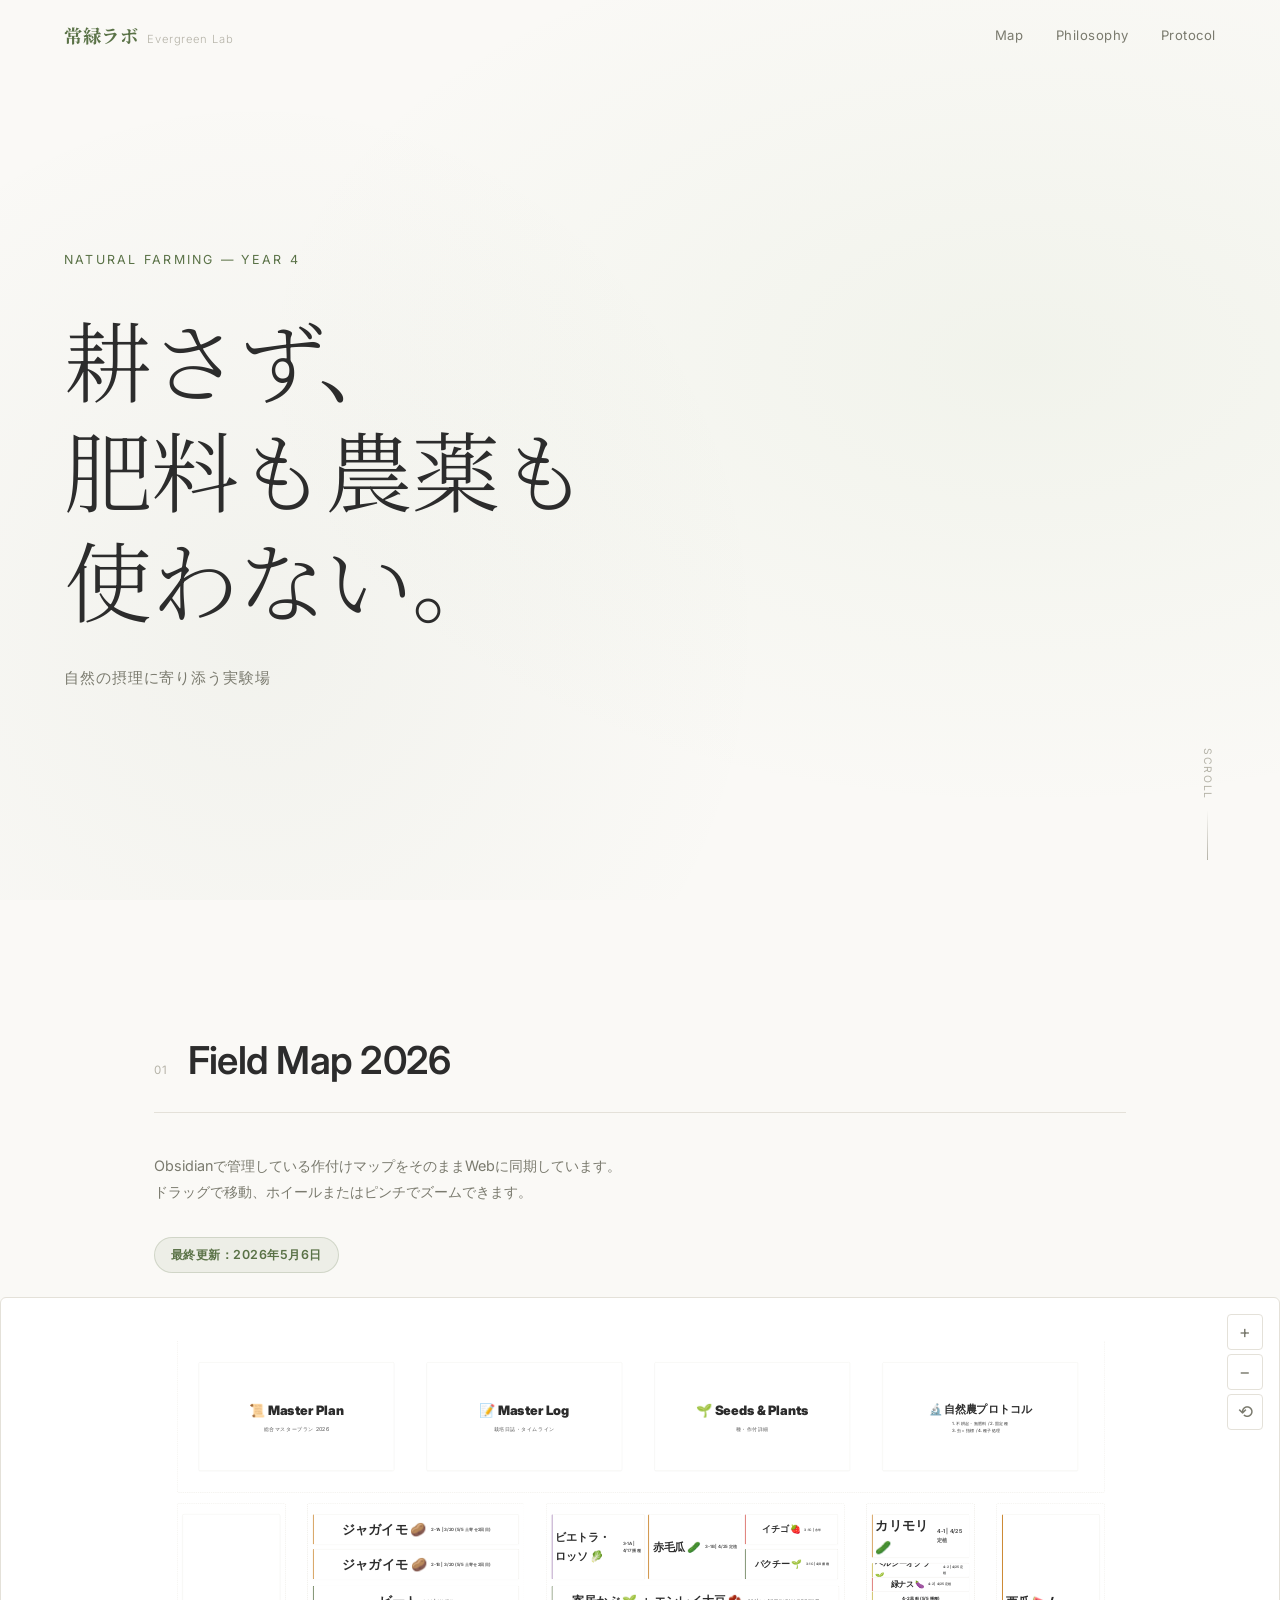
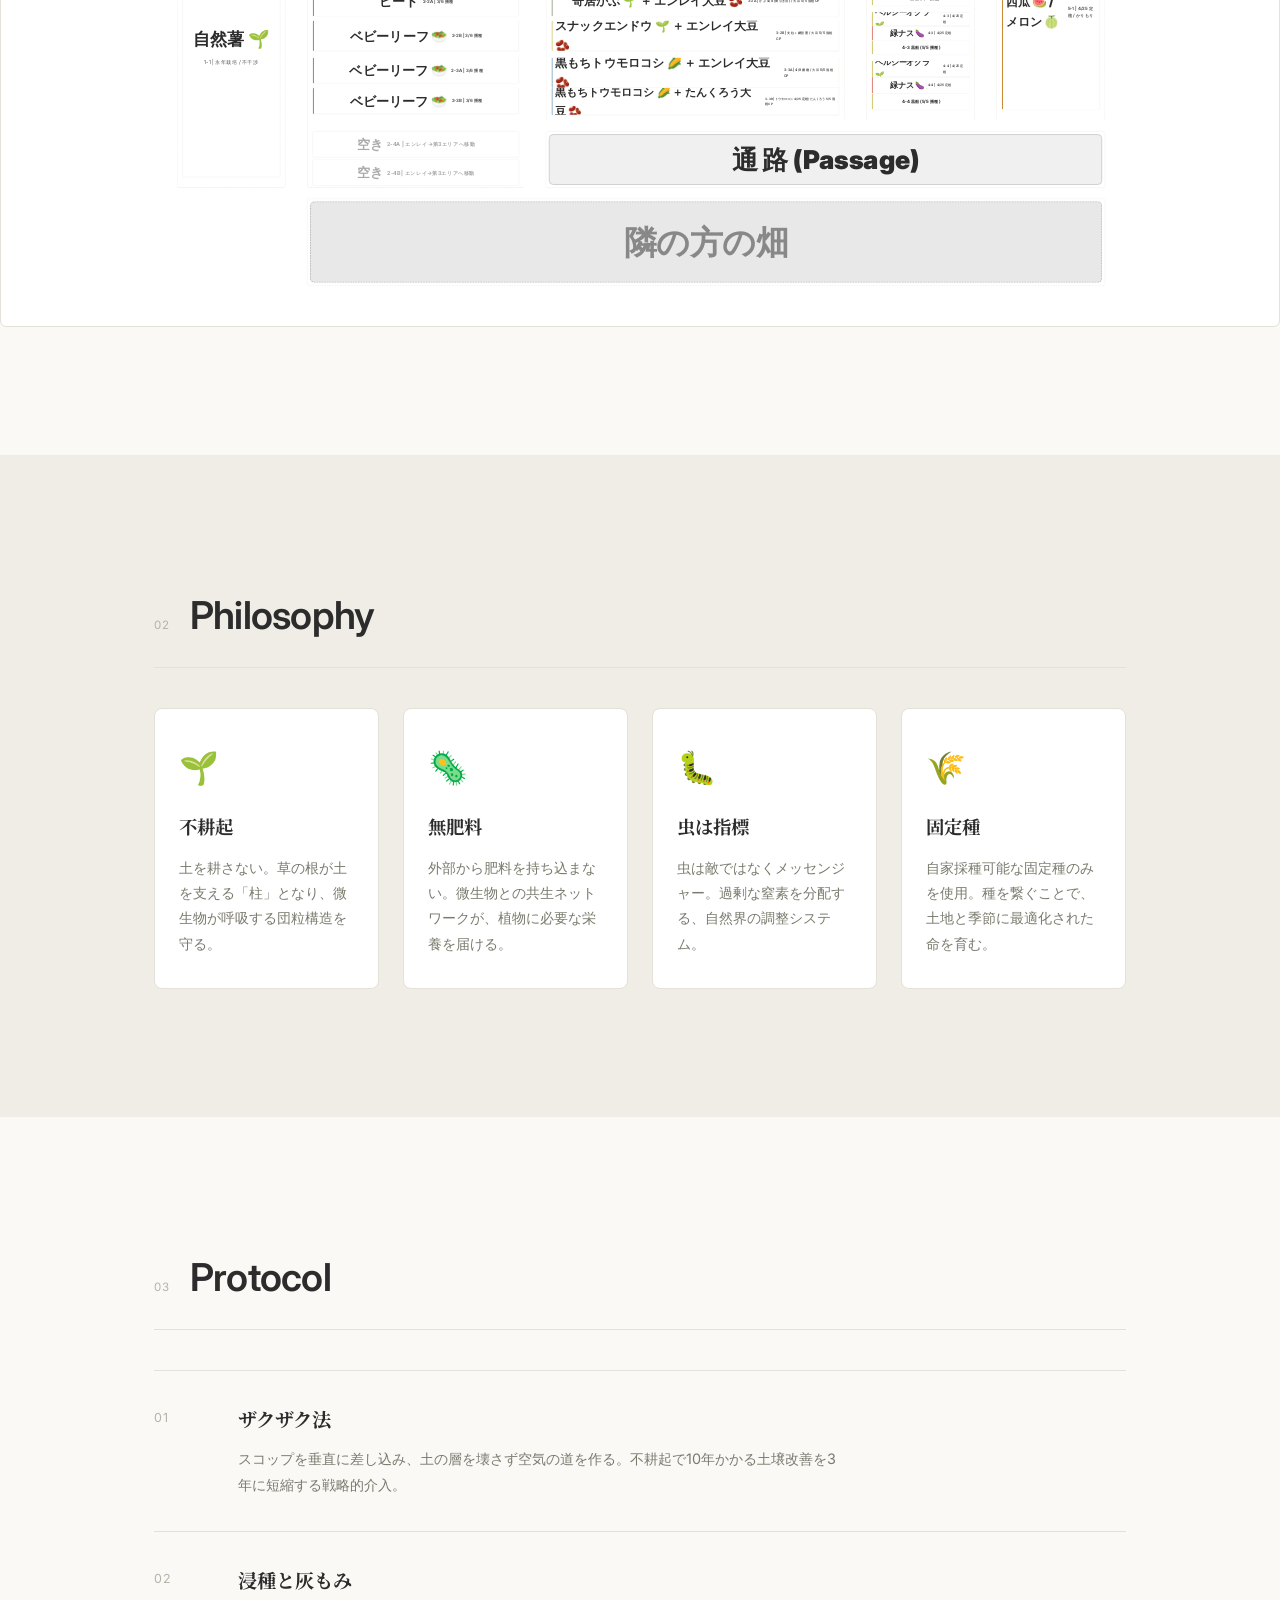
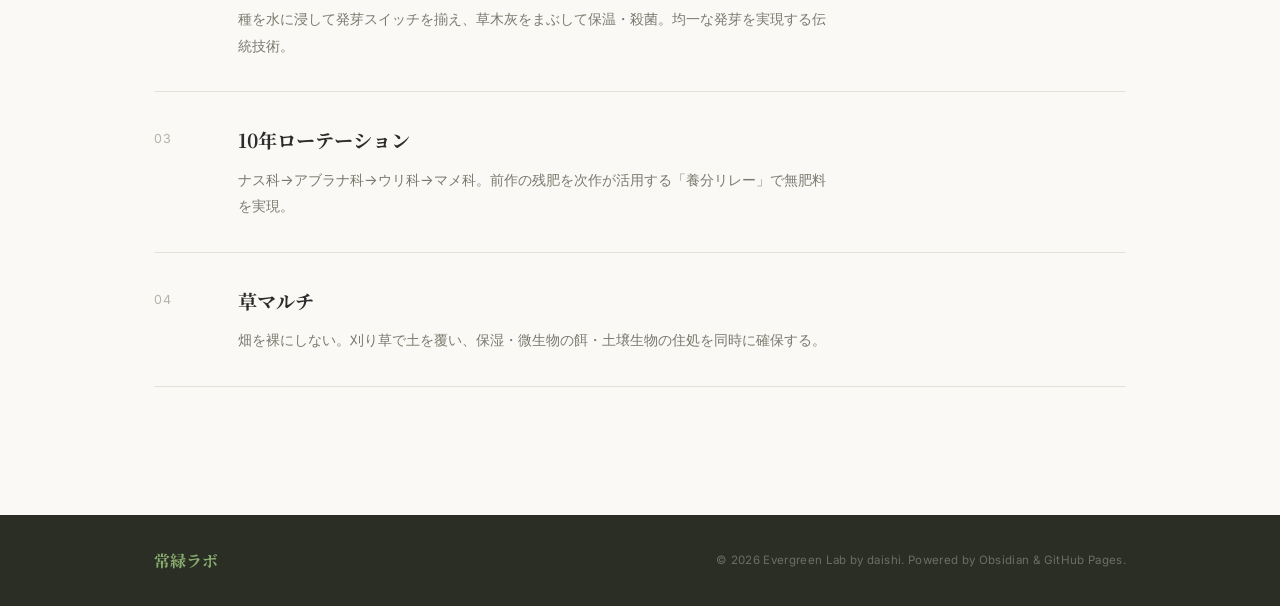
<file: index.html>
<!DOCTYPE html>
<html lang="ja">
<head>
    <meta charset="UTF-8">
    <meta name="viewport" content="width=device-width, initial-scale=1.0">
    <title>常緑ラボ | Evergreen Lab — 自然農 4年目の実験場</title>
    <meta name="description" content="耕さず、肥料も農薬も使わない。自然の摂理に寄り添う4年目の実験場「常緑ラボ」の作付マップと活動記録。">
    <link href="https://fonts.googleapis.com/css2?family=Inter:wght@300;400;600&family=Noto+Serif+JP:wght@300;400;700&display=swap" rel="stylesheet">
    <link rel="stylesheet" href="style.css">
</head>
<body>

    <!-- Header -->
    <header class="header" id="header">
        <a href="#" class="logo">常緑ラボ<span>Evergreen Lab</span></a>
        <nav class="nav-links">
            <a href="#map">Map</a>
            <a href="#philosophy">Philosophy</a>
            <a href="#protocol">Protocol</a>
        </nav>
    </header>

    <!-- Hero -->
    <section class="hero" id="top">
        <div class="hero-inner">
            <p class="hero-label js-reveal">Natural Farming — Year 4</p>
            <h1 class="hero-heading">
                <span class="js-reveal d1">耕さず、</span>
                <span class="js-reveal d2">肥料も農薬も</span>
                <span class="js-reveal d3">使わない。</span>
            </h1>
            <p class="hero-sub js-reveal d4">自然の摂理に寄り添う実験場</p>
        </div>
        <a href="#map" class="scroll-cue" aria-label="マップへ">
            <span class="scroll-text">scroll</span>
            <span class="scroll-line"></span>
        </a>
    </section>

    <!-- Map Section -->
    <section class="section" id="map">
        <div class="container">
            <div class="section-head js-fade">
                <span class="section-num">01</span>
                <h2 class="section-title">Field Map 2026</h2>
            </div>
            <p class="section-desc js-fade">Obsidianで管理している作付けマップをそのままWebに同期しています。<br>ドラッグで移動、ホイールまたはピンチでズームできます。</p>
            <p class="map-last-updated js-fade">最終更新：2026年5月6日</p>
        </div>
        <div class="map-wrapper js-fade" id="map-container">
            <div class="map-controls">
                <button class="map-btn" id="zoom-in" aria-label="拡大">+</button>
                <button class="map-btn" id="zoom-out" aria-label="縮小">−</button>
                <button class="map-btn" id="zoom-reset" aria-label="リセット">⟲</button>
            </div>
            <div class="map-canvas" id="map-canvas">
                <!-- map_fragment.html content injected here -->
            </div>
        </div>
    </section>

    <!-- Philosophy -->
    <section class="section section--alt" id="philosophy">
        <div class="container">
            <div class="section-head js-fade">
                <span class="section-num">02</span>
                <h2 class="section-title">Philosophy</h2>
            </div>
            <div class="philosophy-grid">
                <div class="phil-card js-fade">
                    <div class="phil-icon">🌱</div>
                    <h3>不耕起</h3>
                    <p>土を耕さない。草の根が土を支える「柱」となり、微生物が呼吸する団粒構造を守る。</p>
                </div>
                <div class="phil-card js-fade">
                    <div class="phil-icon">🦠</div>
                    <h3>無肥料</h3>
                    <p>外部から肥料を持ち込まない。微生物との共生ネットワークが、植物に必要な栄養を届ける。</p>
                </div>
                <div class="phil-card js-fade">
                    <div class="phil-icon">🐛</div>
                    <h3>虫は指標</h3>
                    <p>虫は敵ではなくメッセンジャー。過剰な窒素を分配する、自然界の調整システム。</p>
                </div>
                <div class="phil-card js-fade">
                    <div class="phil-icon">🌾</div>
                    <h3>固定種</h3>
                    <p>自家採種可能な固定種のみを使用。種を繋ぐことで、土地と季節に最適化された命を育む。</p>
                </div>
            </div>
        </div>
    </section>

    <!-- Protocol -->
    <section class="section" id="protocol">
        <div class="container">
            <div class="section-head js-fade">
                <span class="section-num">03</span>
                <h2 class="section-title">Protocol</h2>
            </div>
            <div class="protocol-list">
                <div class="proto-item js-fade">
                    <span class="proto-num">01</span>
                    <div class="proto-body">
                        <h3>ザクザク法</h3>
                        <p>スコップを垂直に差し込み、土の層を壊さず空気の道を作る。不耕起で10年かかる土壌改善を3年に短縮する戦略的介入。</p>
                    </div>
                </div>
                <div class="proto-item js-fade">
                    <span class="proto-num">02</span>
                    <div class="proto-body">
                        <h3>浸種と灰もみ</h3>
                        <p>種を水に浸して発芽スイッチを揃え、草木灰をまぶして保温・殺菌。均一な発芽を実現する伝統技術。</p>
                    </div>
                </div>
                <div class="proto-item js-fade">
                    <span class="proto-num">03</span>
                    <div class="proto-body">
                        <h3>10年ローテーション</h3>
                        <p>ナス科→アブラナ科→ウリ科→マメ科。前作の残肥を次作が活用する「養分リレー」で無肥料を実現。</p>
                    </div>
                </div>
                <div class="proto-item js-fade">
                    <span class="proto-num">04</span>
                    <div class="proto-body">
                        <h3>草マルチ</h3>
                        <p>畑を裸にしない。刈り草で土を覆い、保湿・微生物の餌・土壌生物の住処を同時に確保する。</p>
                    </div>
                </div>
            </div>
        </div>
    </section>

    <!-- Footer -->
    <footer class="footer">
        <div class="container">
            <span class="footer-logo">常緑ラボ</span>
            <span class="footer-copy">&copy; 2026 Evergreen Lab by daishi. Powered by Obsidian &amp; GitHub Pages.</span>
        </div>
    </footer>

    <script src="script.js"></script>
</body>
</html>
</file>
<file: style.css>
/* ============================================================
   常緑ラボ | Evergreen Lab
   Theme: Earth Minimalism — 自然農の静けさと深さ
   ============================================================ */

/* --- Design Tokens --- */
:root {
    --bg:        #faf9f6;
    --bg-alt:    #f0ede6;
    --surface:   #ffffff;
    --text:      #2c2c2c;
    --text-sub:  #7a7a6e;
    --text-muted:#b5b3a8;
    --border:    #e4e1d9;
    --accent:    #5a7247;
    --accent-light: #8aad6f;

    --font-en: 'Inter', -apple-system, BlinkMacSystemFont, sans-serif;
    --font-ja: 'Noto Serif JP', serif;

    --ease: cubic-bezier(0.16, 1, 0.3, 1);
    --section-pad: clamp(80px, 10vw, 140px);
    --container-max: 1100px;
    --container-pad: clamp(20px, 5vw, 64px);
}

/* --- Reset --- */
*, *::before, *::after { box-sizing: border-box; margin: 0; padding: 0; }
html { scroll-behavior: smooth; }
body {
    font-family: var(--font-en);
    background: var(--bg);
    color: var(--text);
    line-height: 1.7;
    -webkit-font-smoothing: antialiased;
    overflow-x: hidden;
}
img { display: block; max-width: 100%; }
a { color: inherit; text-decoration: none; }
ul { list-style: none; }
button { background: none; border: none; cursor: pointer; font: inherit; }

/* --- Container --- */
.container {
    max-width: var(--container-max);
    margin: 0 auto;
    padding: 0 var(--container-pad);
}

/* --- Header --- */
.header {
    position: fixed;
    top: 0; left: 0; right: 0;
    z-index: 100;
    display: flex;
    align-items: center;
    justify-content: space-between;
    padding: 20px var(--container-pad);
    transition: background 0.4s var(--ease), padding 0.4s var(--ease), border-color 0.4s;
    border-bottom: 1px solid transparent;
}
.header.scrolled {
    padding: 14px var(--container-pad);
    background: rgba(250, 249, 246, 0.92);
    backdrop-filter: blur(10px);
    -webkit-backdrop-filter: blur(10px);
    border-bottom-color: var(--border);
}
.logo {
    font-family: var(--font-ja);
    font-weight: 700;
    font-size: 1.15rem;
    letter-spacing: 0.04em;
    color: var(--accent);
}
.logo span {
    font-family: var(--font-en);
    font-weight: 300;
    font-size: 0.7rem;
    color: var(--text-muted);
    margin-left: 8px;
    letter-spacing: 0.08em;
}
.nav-links {
    display: flex;
    gap: 2rem;
}
.nav-links a {
    font-size: 0.82rem;
    color: var(--text-sub);
    letter-spacing: 0.04em;
    position: relative;
    transition: color 0.3s;
}
.nav-links a::after {
    content: '';
    position: absolute;
    bottom: -3px; left: 0;
    width: 0; height: 1px;
    background: var(--accent);
    transition: width 0.3s var(--ease);
}
.nav-links a:hover { color: var(--text); }
.nav-links a:hover::after { width: 100%; }

/* --- Hero --- */
.hero {
    min-height: 100svh;
    display: flex;
    align-items: center;
    padding: 100px var(--container-pad) 60px;
    position: relative;
    background:
        radial-gradient(ellipse 60% 50% at 80% 40%, rgba(138, 173, 111, 0.08), transparent),
        radial-gradient(ellipse 40% 60% at 20% 70%, rgba(90, 114, 71, 0.05), transparent),
        var(--bg);
}
.hero-inner { position: relative; z-index: 1; max-width: 750px; }
.hero-label {
    font-size: 0.78rem;
    letter-spacing: 0.18em;
    text-transform: uppercase;
    color: var(--accent);
    margin-bottom: 2rem;
    font-weight: 400;
}
.hero-heading {
    font-family: var(--font-ja);
    font-size: clamp(2.6rem, 7vw, 5.5rem);
    font-weight: 300;
    line-height: 1.25;
    letter-spacing: -0.01em;
    display: flex;
    flex-direction: column;
    margin-bottom: 2rem;
}
.hero-heading span { display: block; }
.hero-sub {
    font-size: 0.95rem;
    color: var(--text-sub);
    letter-spacing: 0.06em;
}

/* Scroll Cue */
.scroll-cue {
    position: absolute;
    bottom: 40px;
    right: var(--container-pad);
    display: flex;
    flex-direction: column;
    align-items: center;
    gap: 10px;
}
.scroll-text {
    font-size: 0.65rem;
    letter-spacing: 0.16em;
    text-transform: uppercase;
    color: var(--text-muted);
    writing-mode: vertical-rl;
}
.scroll-line {
    width: 1px;
    height: 50px;
    background: linear-gradient(to bottom, transparent, var(--text-muted));
    animation: pulse 2s ease-in-out infinite;
}
@keyframes pulse {
    0%   { transform: scaleY(0); transform-origin: top; opacity: 0; }
    50%  { transform: scaleY(1); transform-origin: top; opacity: 1; }
    100% { transform: scaleY(0); transform-origin: bottom; opacity: 0; }
}

/* --- Sections --- */
.section { padding: var(--section-pad) 0; }
.section--alt { background: var(--bg-alt); }
.section-head {
    display: flex;
    align-items: baseline;
    gap: 1.2rem;
    margin-bottom: 2.5rem;
    padding-bottom: 1.2rem;
    border-bottom: 1px solid var(--border);
}
.section-num {
    font-size: 0.72rem;
    letter-spacing: 0.12em;
    color: var(--text-muted);
}
.section-title {
    font-family: var(--font-en);
    font-size: clamp(1.6rem, 3vw, 2.4rem);
    font-weight: 600;
    letter-spacing: -0.02em;
    color: var(--text);
}
.section-desc {
    font-size: 0.9rem;
    color: var(--text-sub);
    line-height: 1.8;
    margin-bottom: 2rem;
}
.map-last-updated {
    display: inline-block;
    font-size: 0.78rem;
    font-weight: 600;
    letter-spacing: 0.04em;
    color: var(--accent);
    background: rgba(90, 114, 71, 0.08);
    border: 1px solid rgba(90, 114, 71, 0.2);
    border-radius: 100px;
    padding: 6px 16px;
    margin-bottom: 1.5rem;
}

/* --- Map --- */
.map-wrapper {
    position: relative;
    width: 100%;
    height: 70vh;
    min-height: 480px;
    max-height: 800px;
    background: var(--surface);
    border: 1px solid var(--border);
    border-radius: 6px;
    overflow: hidden;
    cursor: grab;
    user-select: none;
    margin: 0 auto;
    max-width: 1400px;
}
.map-wrapper:active { cursor: grabbing; }

.map-controls {
    position: absolute;
    top: 16px;
    right: 16px;
    z-index: 10;
    display: flex;
    flex-direction: column;
    gap: 4px;
}
.map-btn {
    width: 36px;
    height: 36px;
    display: flex;
    align-items: center;
    justify-content: center;
    background: var(--surface);
    border: 1px solid var(--border);
    border-radius: 4px;
    font-size: 1.1rem;
    color: var(--text-sub);
    transition: background 0.2s, color 0.2s;
}
.map-btn:hover {
    background: var(--accent);
    color: var(--surface);
    border-color: var(--accent);
}

.map-canvas {
    position: absolute;
    inset: 0;
    transform-origin: 0 0;
}

/* Canvas Nodes */
.canvas-viewport {
    position: relative;
}
.c-node {
    position: absolute;
    border-radius: 6px;
    overflow: hidden;
}
.c-group {
    background: transparent;
    border: 2px dashed var(--border);
    z-index: 1;
    pointer-events: none;
}
.c-group-label {
    position: absolute;
    top: -26px;
    left: 4px;
    font-size: 0.78rem;
    font-weight: 600;
    color: var(--accent);
    letter-spacing: 0.04em;
    white-space: nowrap;
}
.c-text {
    z-index: 2;
    background: var(--surface);
    border: 1px solid var(--border);
    box-shadow: 0 2px 8px rgba(0,0,0,0.03);
    padding: 12px;
    transition: box-shadow 0.2s;
}
.c-text:hover {
    box-shadow: 0 4px 16px rgba(0,0,0,0.06);
}

/* Obsidian Colors */
.c-text.color-1 { border-left: 5px solid #d4534b; }
.c-text.color-2 { border-left: 5px solid #cc8832; }
.c-text.color-3 { border-left: 5px solid #c4b13a; }
.c-text.color-4 { border-left: 5px solid #5a7247; }
.c-text.color-5 { border-left: 5px solid #4a7fa5; }
.c-text.color-6 { border-left: 5px solid #8b5fa0; }

/* --- Philosophy --- */
.philosophy-grid {
    display: grid;
    grid-template-columns: repeat(4, 1fr);
    gap: 1.5rem;
}
.phil-card {
    background: var(--surface);
    border: 1px solid var(--border);
    border-radius: 8px;
    padding: 2rem 1.5rem;
    transition: transform 0.3s var(--ease), box-shadow 0.3s var(--ease);
}
.phil-card:hover {
    transform: translateY(-4px);
    box-shadow: 0 8px 24px rgba(90, 114, 71, 0.08);
}
.phil-icon {
    font-size: 2rem;
    margin-bottom: 1rem;
}
.phil-card h3 {
    font-family: var(--font-ja);
    font-size: 1.15rem;
    font-weight: 700;
    margin-bottom: 0.75rem;
    color: var(--text);
}
.phil-card p {
    font-size: 0.88rem;
    line-height: 1.8;
    color: var(--text-sub);
}

/* --- Protocol --- */
.protocol-list {
    display: flex;
    flex-direction: column;
}
.proto-item {
    display: grid;
    grid-template-columns: 60px 1fr;
    gap: 1.5rem;
    padding: 2rem 0;
    border-top: 1px solid var(--border);
    align-items: start;
    transition: padding-left 0.3s var(--ease);
}
.proto-item:last-child { border-bottom: 1px solid var(--border); }
.proto-item:hover { padding-left: 0.8rem; }
.proto-num {
    font-size: 0.78rem;
    letter-spacing: 0.08em;
    color: var(--text-muted);
    padding-top: 4px;
}
.proto-body h3 {
    font-family: var(--font-ja);
    font-size: 1.2rem;
    font-weight: 700;
    margin-bottom: 0.6rem;
}
.proto-body p {
    font-size: 0.9rem;
    line-height: 1.85;
    color: var(--text-sub);
    max-width: 600px;
}

/* --- Footer --- */
.footer {
    background: #2a2e25;
    padding: 2rem var(--container-pad);
}
.footer .container {
    display: flex;
    justify-content: space-between;
    align-items: center;
}
.footer-logo {
    font-family: var(--font-ja);
    font-weight: 700;
    font-size: 1rem;
    color: var(--accent-light);
}
.footer-copy {
    font-size: 0.72rem;
    color: #6b6f65;
    letter-spacing: 0.03em;
}

/* --- Reveal Animations --- */
.js-reveal {
    opacity: 0;
    transform: translateY(24px);
}
.js-reveal.is-visible {
    animation: fadeUp 0.8s var(--ease) forwards;
}
@keyframes fadeUp {
    to { opacity: 1; transform: translateY(0); }
}
.d1 { animation-delay: 0.05s; }
.d2 { animation-delay: 0.15s; }
.d3 { animation-delay: 0.25s; }
.d4 { animation-delay: 0.4s; }

.js-fade {
    opacity: 0;
    transform: translateY(16px);
    transition: opacity 0.7s var(--ease), transform 0.7s var(--ease);
}
.js-fade.is-visible { opacity: 1; transform: translateY(0); }

/* --- Responsive --- */
@media (max-width: 900px) {
    .nav-links { display: none; }
    .philosophy-grid { grid-template-columns: repeat(2, 1fr); }
    .map-wrapper { height: 55vh; }
}
@media (max-width: 560px) {
    .hero { padding-top: 80px; }
    .hero-heading { font-size: clamp(2.2rem, 10vw, 3.5rem); }
    .philosophy-grid { grid-template-columns: 1fr; }
    .proto-item { grid-template-columns: 1fr; gap: 0.5rem; }
    .footer .container { flex-direction: column; gap: 0.75rem; text-align: center; }
}
</file>
